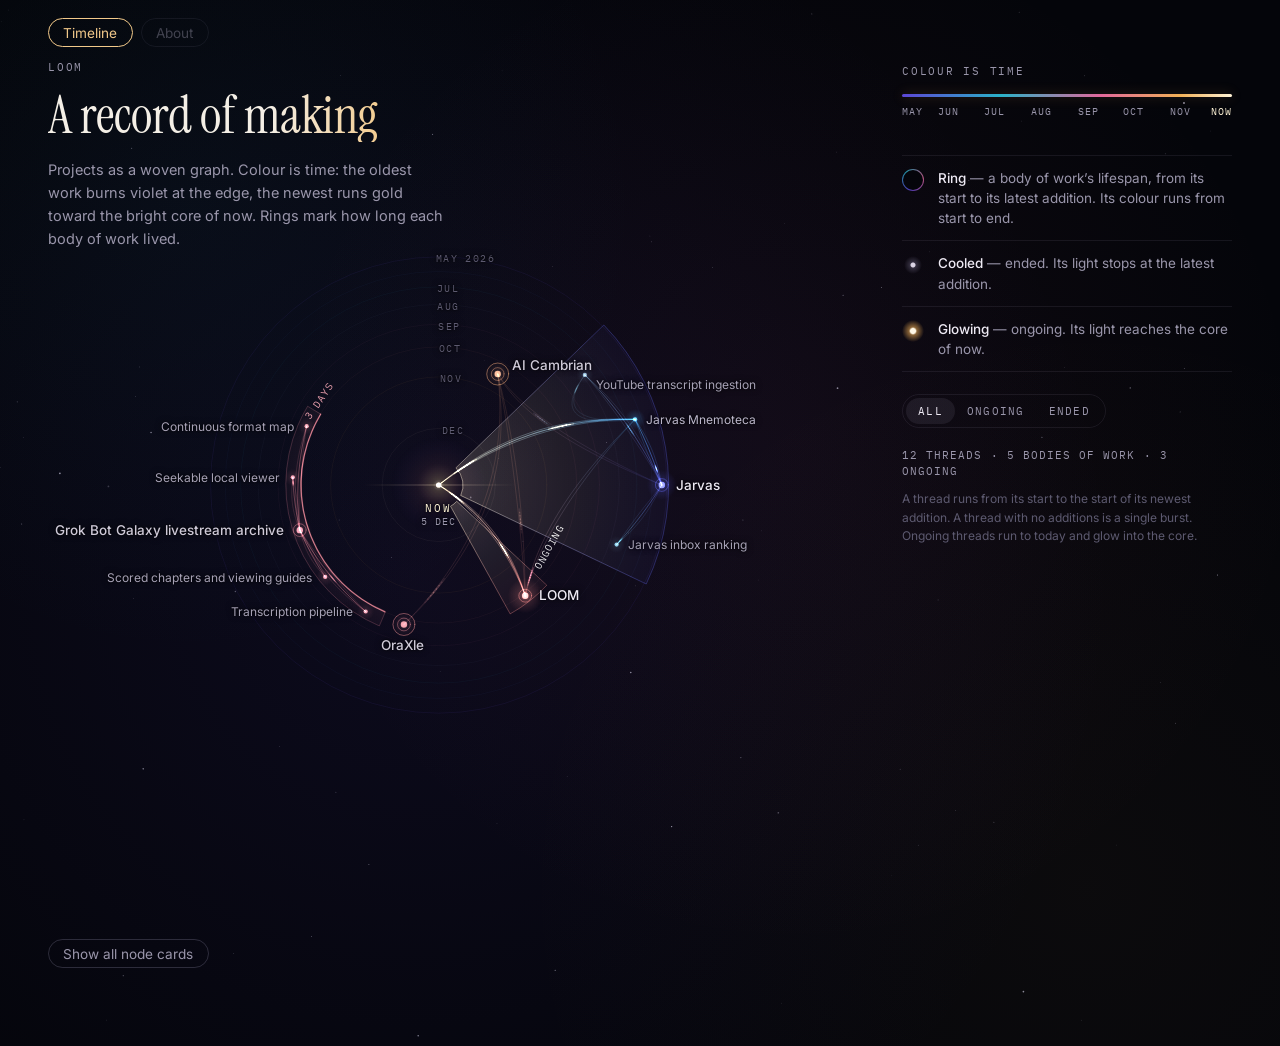
<file: public/index.html>
<!DOCTYPE html>
<html lang="en" data-skin="spores" data-fork-style="ribbon">
<head>
  <meta charset="utf-8" />
  <meta name="viewport" content="width=device-width, initial-scale=1" />
  <title>loom — a record of making</title>
  <link rel="stylesheet" href="./styles.css" />
</head>
<body>
  <canvas id="space" aria-hidden="true"></canvas>
  <div class="page">
    <nav class="tabs" aria-label="Sections">
      <button class="tab active" data-tab="timeline" type="button">Timeline</button>
      <button class="tab" data-tab="about" type="button" disabled title="Later">About</button>
    </nav>
    <main>
      <div class="graph-field" id="graph-field">
        <div class="layout">
          <section class="loom" aria-label="Project graph">
            <header class="masthead">
              <p class="eyebrow">Loom</p>
              <h1>A record of making</h1>
              <p class="intro">Projects as a woven graph. Colour is time: the oldest work burns violet at the edge, the newest runs gold toward the bright core of now. Rings mark how long each body of work lived.</p>
            </header>
            <div class="stage" id="stage">
              <canvas id="graph" role="img" aria-label="Projects as a graph, coloured by time. Older work sits further from the centre."></canvas>
              <div class="labels" id="labels"></div>
            </div>
          </section>
          <aside class="side" id="side">
            <div class="side-idle" id="idle">
              <p class="side-label">Colour is time</p>
              <div class="ramp" id="ramp"><div class="ramp-bar"></div><div class="ramp-ticks" id="ramp-ticks"></div></div>
              <ul class="key">
                <li><span class="k k-ring"></span><span><b>Ring</b> — a body of work’s lifespan, from its start to its latest addition. Its colour runs from start to end.</span></li>
                <li><span class="k k-ended"></span><span><b>Cooled</b> — ended. Its light stops at the latest addition.</span></li>
                <li><span class="k k-live"></span><span><b>Glowing</b> — ongoing. Its light reaches the core of now.</span></li>
              </ul>
              <div class="filter" id="filter" role="group" aria-label="Show">
                <button type="button" data-f="all" class="on" aria-pressed="true">All</button>
                <button type="button" data-f="ongoing" aria-pressed="false">Ongoing</button>
                <button type="button" data-f="ended" aria-pressed="false">Ended</button>
              </div>
              <p class="side-meta" id="meta"></p>
              <p class="side-note" id="note"></p>
            </div>
            <article class="detail" id="detail" hidden aria-live="polite">
              <button class="detail-close" id="close" type="button" aria-label="Close">×</button>
              <p class="detail-eyebrow"><span class="status" id="c-status"></span><span id="c-kind"></span></p>
              <h2 class="detail-title" id="c-title"></h2>
              <p class="detail-date" id="c-date"></p>
              <div class="life" id="c-life"><div class="life-bar"><span class="life-span" id="c-span"></span></div><div class="life-ends"><span id="c-l0"></span><span id="c-l1"></span></div></div>
              <div class="detail-body" id="c-body"></div>
              <dl class="detail-facts" id="c-facts"></dl>
            </article>
          </aside>
        </div>
      </div>
      <div class="record" id="record">
        <button type="button" id="cards-toggle" class="cards-toggle" aria-pressed="false" aria-controls="cards">Show all node cards</button>
        <section id="cards" class="cards" aria-live="polite"></section>
        <section id="about" class="panel hidden">
          <p>Personal presentation tab — placeholder for later.</p>
        </section>
      </div>
    </main>
  </div>
  <script src="./graph.js"></script>
  <script src="./app.js"></script>
</body>
</html>
</file>
<file: public/styles.css>
@font-face { font-family: "Instrument Serif"; src: url("fonts/InstrumentSerif-Regular.ttf") format("truetype"); font-weight: 400; font-style: normal; font-display: swap; }
@font-face { font-family: "Instrument Serif"; src: url("fonts/InstrumentSerif-Italic.ttf") format("truetype"); font-weight: 400; font-style: italic; font-display: swap; }
@font-face { font-family: "Inter"; src: url("fonts/Inter-Variable.ttf") format("truetype"); font-weight: 100 900; font-display: swap; }
@font-face { font-family: "Plex Mono"; src: url("fonts/IBMPlexMono-Regular.ttf") format("truetype"); font-weight: 400; font-display: swap; }

:root {
  color-scheme: dark;
  --bg: #04050a;
  --ink: #eeeaf4;
  --muted: #9a96ab;
  --faint: #5d5a70;
  --rule: rgba(220, 215, 255, 0.08);
  --serif: "Instrument Serif", Georgia, serif;
  --sans: "Inter", system-ui, sans-serif;
  --mono: "Plex Mono", ui-monospace, Menlo, monospace;
  --ramp: linear-gradient(90deg, #5c46d6, #2ab2c8 30%, #e2689c 60%, #f2b056 84%, #fff3d6);
  --text: #eeeaf4;
  --chrome-muted: #9a96ab;
  --panel: rgba(12, 14, 24, 0.72);
  --border: rgba(220, 215, 255, 0.16);
  --accent: #f2c98a;
  --branch: #e7b8cc;
  --radius: 12px;
  --tag-radius: 999px;
  --tab-border: rgba(220, 215, 255, 0.18);
  --card-active-border: rgba(242, 201, 138, 0.7);
  --card-active-shadow: 0 0 24px rgba(242, 176, 86, 0.16);
}

* { box-sizing: border-box; }
[hidden] { display: none !important; }
html, body { margin: 0; background: var(--bg); color: var(--text); }
body {
  font-family: var(--sans);
  font-size: 15px;
  line-height: 1.5;
  -webkit-font-smoothing: antialiased;
  min-height: 100vh;
}

#space {
  position: fixed;
  inset: 0 auto auto 0;
  width: 100%;
  z-index: 0;
  pointer-events: none;
}
.page { position: relative; z-index: 1; max-width: 1400px; margin: 0 auto; padding: 18px 48px 64px; }

.tabs { display: flex; gap: 0.5rem; align-items: center; flex-wrap: wrap; padding: 0 0 8px; }
.tab, .cards-toggle {
  background: transparent;
  color: var(--chrome-muted);
  border: 1px solid var(--tab-border);
  border-radius: var(--tag-radius);
  padding: 0.35rem 0.9rem;
  cursor: pointer;
  font-family: inherit;
  font-size: 0.85rem;
}
.tab.active, .cards-toggle[aria-pressed="true"] {
  color: var(--accent);
  border-color: var(--accent);
}
.tab:disabled { opacity: 0.4; cursor: not-allowed; }
.tab:hover, .cards-toggle:hover { color: var(--text); }
.tab:focus-visible, .cards-toggle:focus-visible,
.filter button:focus-visible, .lab:focus-visible, .detail-facts button:focus-visible,
.detail-close:focus-visible, .card:focus-visible {
  outline: 2px solid var(--accent);
  outline-offset: 2px;
}

.layout { display: grid; grid-template-columns: minmax(0, 1fr) 330px; gap: 40px; align-items: start; }
.loom { position: relative; }
.masthead { position: absolute; top: 4px; left: 0; z-index: 2; max-width: 400px; pointer-events: none; }
.eyebrow, .side-label {
  font-family: var(--mono);
  font-size: 11px;
  letter-spacing: 0.16em;
  text-transform: uppercase;
  color: var(--muted);
  margin: 0 0 14px;
}
h1 {
  font-family: var(--serif);
  font-weight: 400;
  font-size: 52px;
  line-height: 1;
  letter-spacing: -0.01em;
  margin: 0 0 16px;
  background: linear-gradient(90deg, #f4efe6 0%, #f4efe6 55%, #f2c98a 85%, #e99ab9 100%);
  -webkit-background-clip: text;
  background-clip: text;
  color: transparent;
}
.intro { color: var(--muted); font-size: 14.5px; line-height: 1.6; margin: 0; max-width: 34rem; }

.stage { position: relative; }
#graph { display: block; width: 100%; height: auto; }
.labels { position: absolute; inset: 0; pointer-events: none; }
.lab {
  position: absolute;
  white-space: nowrap;
  pointer-events: auto;
  cursor: pointer;
  font-family: var(--sans);
  font-size: 13.5px;
  font-weight: 500;
  color: var(--ink);
  line-height: 17px;
  text-align: left;
  background: none;
  border: 0;
  padding: 0;
  text-shadow: 0 0 6px #04050a, 0 0 2px #04050a;
  -webkit-tap-highlight-color: transparent;
}
.lab.branch { font-size: 12px; font-weight: 400; color: #bdb8cc; line-height: 15px; }
.lab.ended { color: #cfcad8; }
.lab.branch.ended { color: #a7a2b6; }
.lab.sel { color: #fff; }
.lab.month {
  font-family: var(--mono);
  font-size: 10px;
  letter-spacing: 0.14em;
  text-transform: uppercase;
  color: var(--faint);
  pointer-events: none;
  font-weight: 400;
}
.lab.now {
  font-family: var(--mono);
  font-size: 10.5px;
  letter-spacing: 0.2em;
  color: #fff3d6;
  transform: translateX(-50%);
  text-align: center;
  pointer-events: none;
  font-weight: 400;
  line-height: 14px;
}
.lab.now span { display: block; color: var(--muted); letter-spacing: 0.12em; font-size: 9.5px; }

.side { position: sticky; top: 24px; padding-top: 8px; color: var(--ink); }
.ramp { position: relative; margin: 2px 0 34px; }
.ramp-bar { height: 3px; border-radius: 2px; background: var(--ramp); box-shadow: 0 0 12px rgba(242, 176, 86, 0.25); }
.ramp-ticks { position: relative; height: 16px; margin-top: 8px; }
.ramp-ticks span {
  position: absolute;
  transform: translateX(-50%);
  font-family: var(--mono);
  font-size: 9.5px;
  letter-spacing: 0.1em;
  text-transform: uppercase;
  color: var(--muted);
}
.ramp-ticks span:first-child { transform: none; }
.ramp-ticks span.now { transform: translateX(-100%); color: #fff3d6; }
.key { list-style: none; padding: 0; margin: 0 0 22px; border-top: 1px solid var(--rule); }
.key li { display: flex; gap: 14px; padding: 12px 0; border-bottom: 1px solid var(--rule); font-size: 13.5px; color: var(--muted); line-height: 1.5; }
.key b { color: var(--ink); font-weight: 500; }
.k { flex: none; width: 22px; height: 22px; margin-top: 1px; border-radius: 50%; }
.k-ring { border: 1px solid transparent; background: linear-gradient(#04050a, #04050a) padding-box, conic-gradient(from 200deg, #5c46d6, #2ab2c8, #e2689c, #5c46d6) border-box; opacity: 0.8; }
.k-ended { background: radial-gradient(circle, #d9d3e3 0 2px, rgba(170, 160, 200, 0.25) 3px, transparent 9px); }
.k-live { background: radial-gradient(circle, #fff7e6 0 2.5px, rgba(242, 176, 86, 0.55) 4px, transparent 11px); }
.filter { display: inline-flex; border: 1px solid var(--rule); border-radius: 999px; padding: 3px; margin: 0 0 20px; }
.filter button {
  font-family: var(--mono);
  font-size: 10.5px;
  letter-spacing: 0.12em;
  text-transform: uppercase;
  color: var(--muted);
  background: none;
  border: 0;
  padding: 6px 12px;
  border-radius: 999px;
  cursor: pointer;
}
.filter button.on { color: var(--ink); background: rgba(220, 215, 255, 0.08); }
.side-meta { font-family: var(--mono); font-size: 10.5px; letter-spacing: 0.1em; color: var(--muted); text-transform: uppercase; margin: 0 0 10px; }
.side-note { font-size: 12px; line-height: 1.55; color: var(--faint); margin: 0; }

.detail { position: relative; display: flex; flex-direction: column; max-height: calc(100vh - 60px); animation: detail-in 200ms ease-out both; color: var(--ink); }
@keyframes detail-in { from { opacity: 0; transform: translateY(4px); } to { opacity: 1; transform: none; } }
.detail-eyebrow { display: flex; align-items: center; gap: 12px; font-family: var(--mono); font-size: 10.5px; letter-spacing: 0.14em; text-transform: uppercase; color: var(--muted); margin: 0 0 14px; }
.status { padding: 3px 9px 3px 20px; border-radius: 999px; border: 1px solid rgba(220, 215, 255, 0.14); position: relative; color: var(--ink); }
.status::before { content: ""; position: absolute; left: 8px; top: 50%; width: 6px; height: 6px; margin-top: -3px; border-radius: 50%; background: var(--c, #fff3d6); }
.status.live::before { box-shadow: 0 0 8px var(--c, #fff3d6); animation: pulse 2.4s ease-in-out infinite; }
.status.ended::before { background: transparent; border: 1px solid var(--c, #fff3d6); width: 5px; height: 5px; }
@keyframes pulse { 50% { opacity: 0.55; } }
.detail-title { font-family: var(--serif); font-weight: 400; font-size: 40px; line-height: 1.05; margin: 0 0 10px; color: var(--ink); }
.detail-date { font-family: var(--mono); font-size: 11.5px; color: var(--ink); letter-spacing: 0.03em; margin: 0 0 14px; }
.life { margin: 0 0 20px; }
.life-bar { position: relative; height: 3px; border-radius: 2px; background: var(--ramp); }
.life-bar::after { content: ""; position: absolute; inset: 0; background: rgba(4, 5, 10, 0.78); border-radius: 2px; }
.life-span { position: absolute; top: -1px; height: 5px; border-radius: 3px; z-index: 1; box-shadow: 0 0 8px rgba(255, 220, 170, 0.25); }
.life-ends { display: flex; justify-content: space-between; margin-top: 6px; font-family: var(--mono); font-size: 9.5px; letter-spacing: 0.12em; color: var(--faint); }
.detail-body {
  white-space: pre-line;
  font-size: 14px;
  line-height: 1.62;
  color: #d4d0de;
  flex: 1 1 auto;
  min-height: 0;
  overflow: auto;
  padding-right: 6px;
  scrollbar-width: thin;
  scrollbar-color: var(--faint) transparent;
  overflow-wrap: anywhere;
}
.detail-body a { color: var(--ink); text-decoration: none; border-bottom: 1px solid var(--faint); }
.detail-facts { margin: 20px 0 0; padding: 0; border-top: 1px solid var(--rule); font-size: 13px; }
.detail-facts div { display: grid; grid-template-columns: 92px 1fr; gap: 12px; padding: 10px 0; border-bottom: 1px solid var(--rule); }
.detail-facts dt { font-family: var(--mono); font-size: 10px; letter-spacing: 0.12em; text-transform: uppercase; color: var(--muted); padding-top: 2px; }
.detail-facts dd { margin: 0; color: var(--ink); }
.detail-facts .tags { font-family: var(--mono); font-size: 11px; color: var(--muted); }
.detail-facts button {
  font: inherit;
  color: var(--ink);
  background: none;
  border: 0;
  border-bottom: 1px solid var(--c, var(--faint));
  padding: 0;
  cursor: pointer;
}
.detail-close {
  position: absolute;
  top: -6px;
  right: -6px;
  width: 32px;
  height: 32px;
  background: none;
  border: 0;
  color: var(--muted);
  font-size: 22px;
  cursor: pointer;
  display: none;
}
.detail.pinned .detail-close { display: block; }

.record { margin-top: 1.5rem; }
.cards-toggle { margin: 0 0 0.85rem; }
.cards { display: grid; gap: 0.75rem; }
.card {
  background: var(--panel);
  border: 1px solid var(--border);
  border-radius: var(--radius);
  padding: 0.9rem 1rem;
  cursor: pointer;
}
.card h2 { margin: 0 0 0.35rem; font-size: 1.05rem; font-family: var(--sans); font-weight: 560; color: var(--text); background: none; -webkit-text-fill-color: currentColor; }
.card .meta { color: var(--accent); font-size: 0.8rem; margin-bottom: 0.35rem; font-family: var(--mono); }
.card p { margin: 0; color: var(--chrome-muted); line-height: 1.45; white-space: pre-line; }
.card p a {
  color: var(--branch);
  text-underline-offset: 0.16em;
  overflow-wrap: anywhere;
}
.card .fork, .connection { color: var(--branch); font-size: 0.72rem; margin: 0.15rem 0; }
.card.active { border-color: var(--card-active-border); box-shadow: var(--card-active-shadow); }
.tags { margin-top: 0.55rem; display: flex; flex-wrap: wrap; gap: 0.3rem; }
.tag {
  font-family: var(--mono);
  font-size: 0.65rem;
  text-transform: uppercase;
  letter-spacing: 0.04em;
  color: var(--branch);
  border: 1px solid color-mix(in srgb, var(--branch) 50%, transparent);
  padding: 0.12rem 0.4rem;
  border-radius: var(--tag-radius);
}
.panel { color: var(--chrome-muted); max-width: 40rem; }
.hidden { display: none; }

@media (max-width: 1180px) and (min-width: 761px) {
  .layout { grid-template-columns: 1fr; }
  .side { position: static; max-width: 560px; }
  .detail { max-height: none; }
  .detail-body { overflow: visible; }
}
@media (max-width: 760px) {
  .page { padding: 22px 20px 48px; }
  .masthead { position: static; max-width: none; margin-bottom: 6px; }
  h1 { font-size: 42px; }
  .intro { font-size: 14.5px; }
  .layout { display: block; }
  .side { position: static; padding-top: 18px; }
  .detail {
    position: fixed;
    left: 0;
    right: 0;
    bottom: 0;
    z-index: 10;
    background: rgba(12, 12, 22, 0.94);
    backdrop-filter: blur(10px);
    border-top: 1px solid rgba(220, 215, 255, 0.12);
    padding: 20px 20px 26px;
    max-height: 56vh;
    display: block;
    overflow: auto;
    border-radius: 16px 16px 0 0;
    box-shadow: 0 -20px 50px rgba(0, 0, 0, 0.55);
  }
  body.sheet-open .page { padding-bottom: 60vh; }
  .detail .detail-close { display: block; top: 10px; right: 10px; }
  .detail-title { font-size: 32px; padding-right: 30px; }
  .detail-body { overflow: visible; }
}
@media (prefers-reduced-motion: reduce) {
  *, *::before, *::after { animation: none !important; transition: none !important; }
}
</file>
